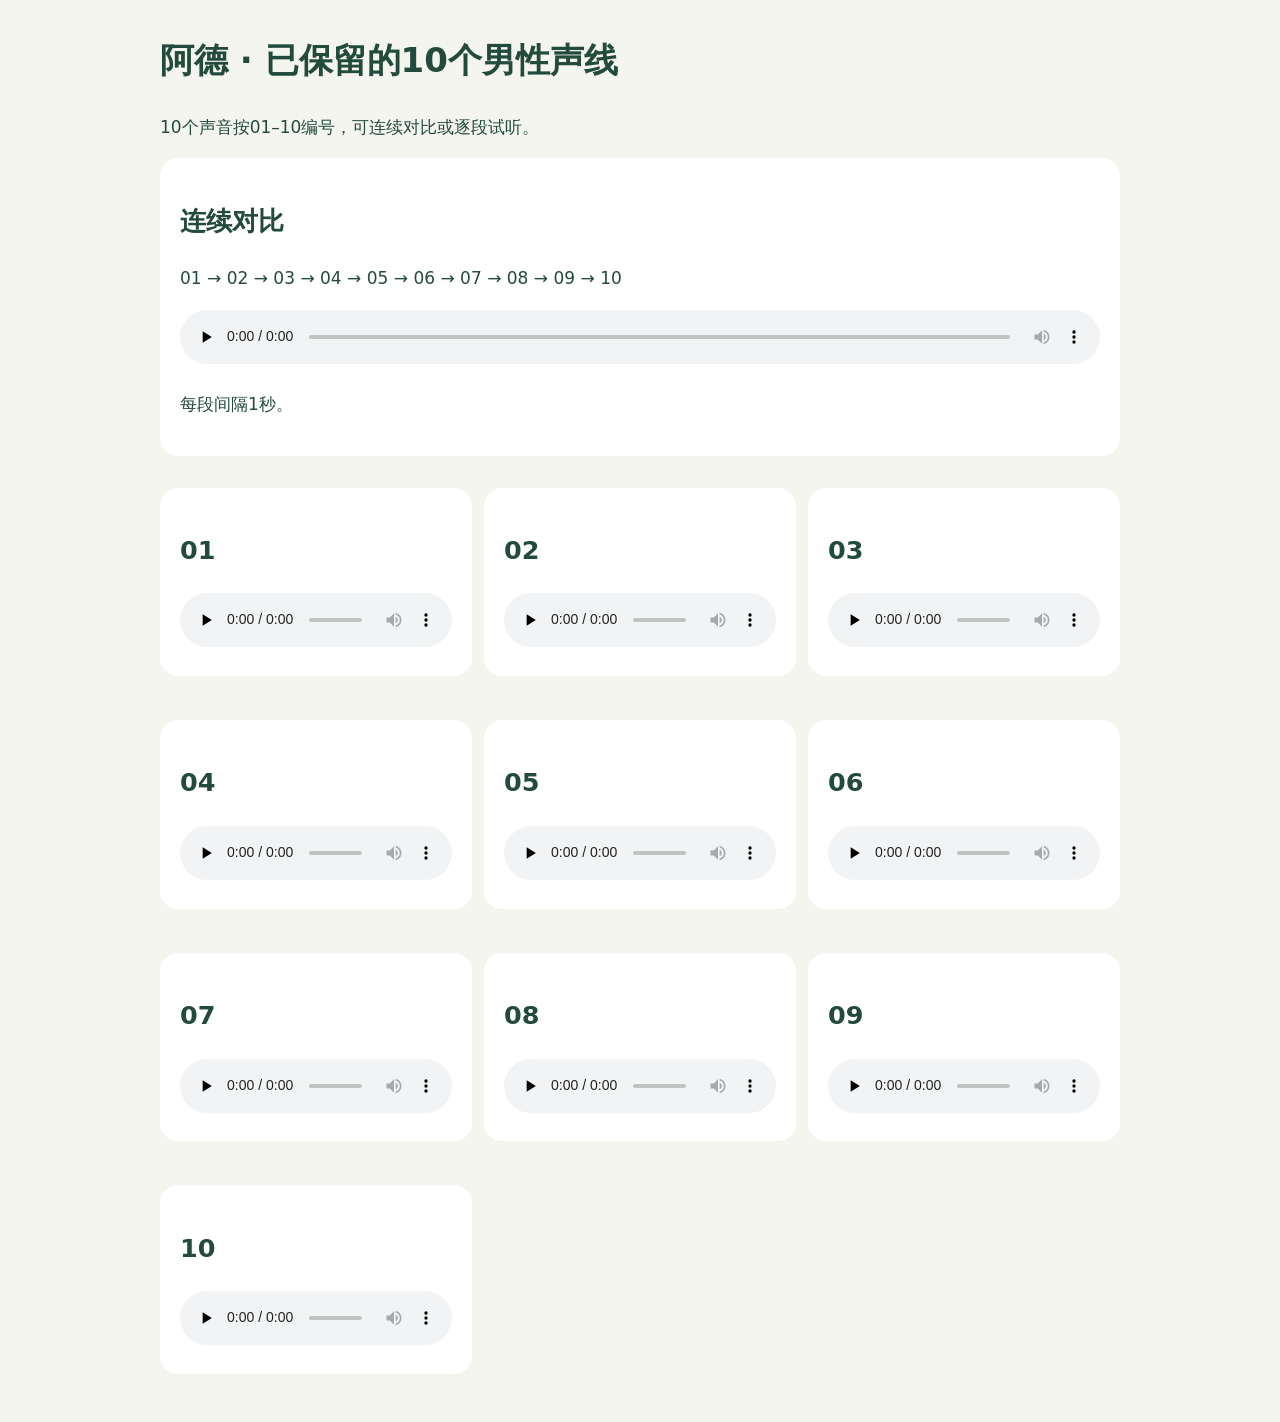
<file: index.html>
<!doctype html>
<html lang="zh-CN">
<meta charset="utf-8">
<meta name="viewport" content="width=device-width,initial-scale=1">
<meta http-equiv="refresh" content="0;url=auditions/20261118-under20/selected10/index.html">
<title>阿德声音试听</title>
<p><a href="auditions/20261118-under20/selected10/index.html">打开阿德01–10声音试听</a></p>
</html>
</file>
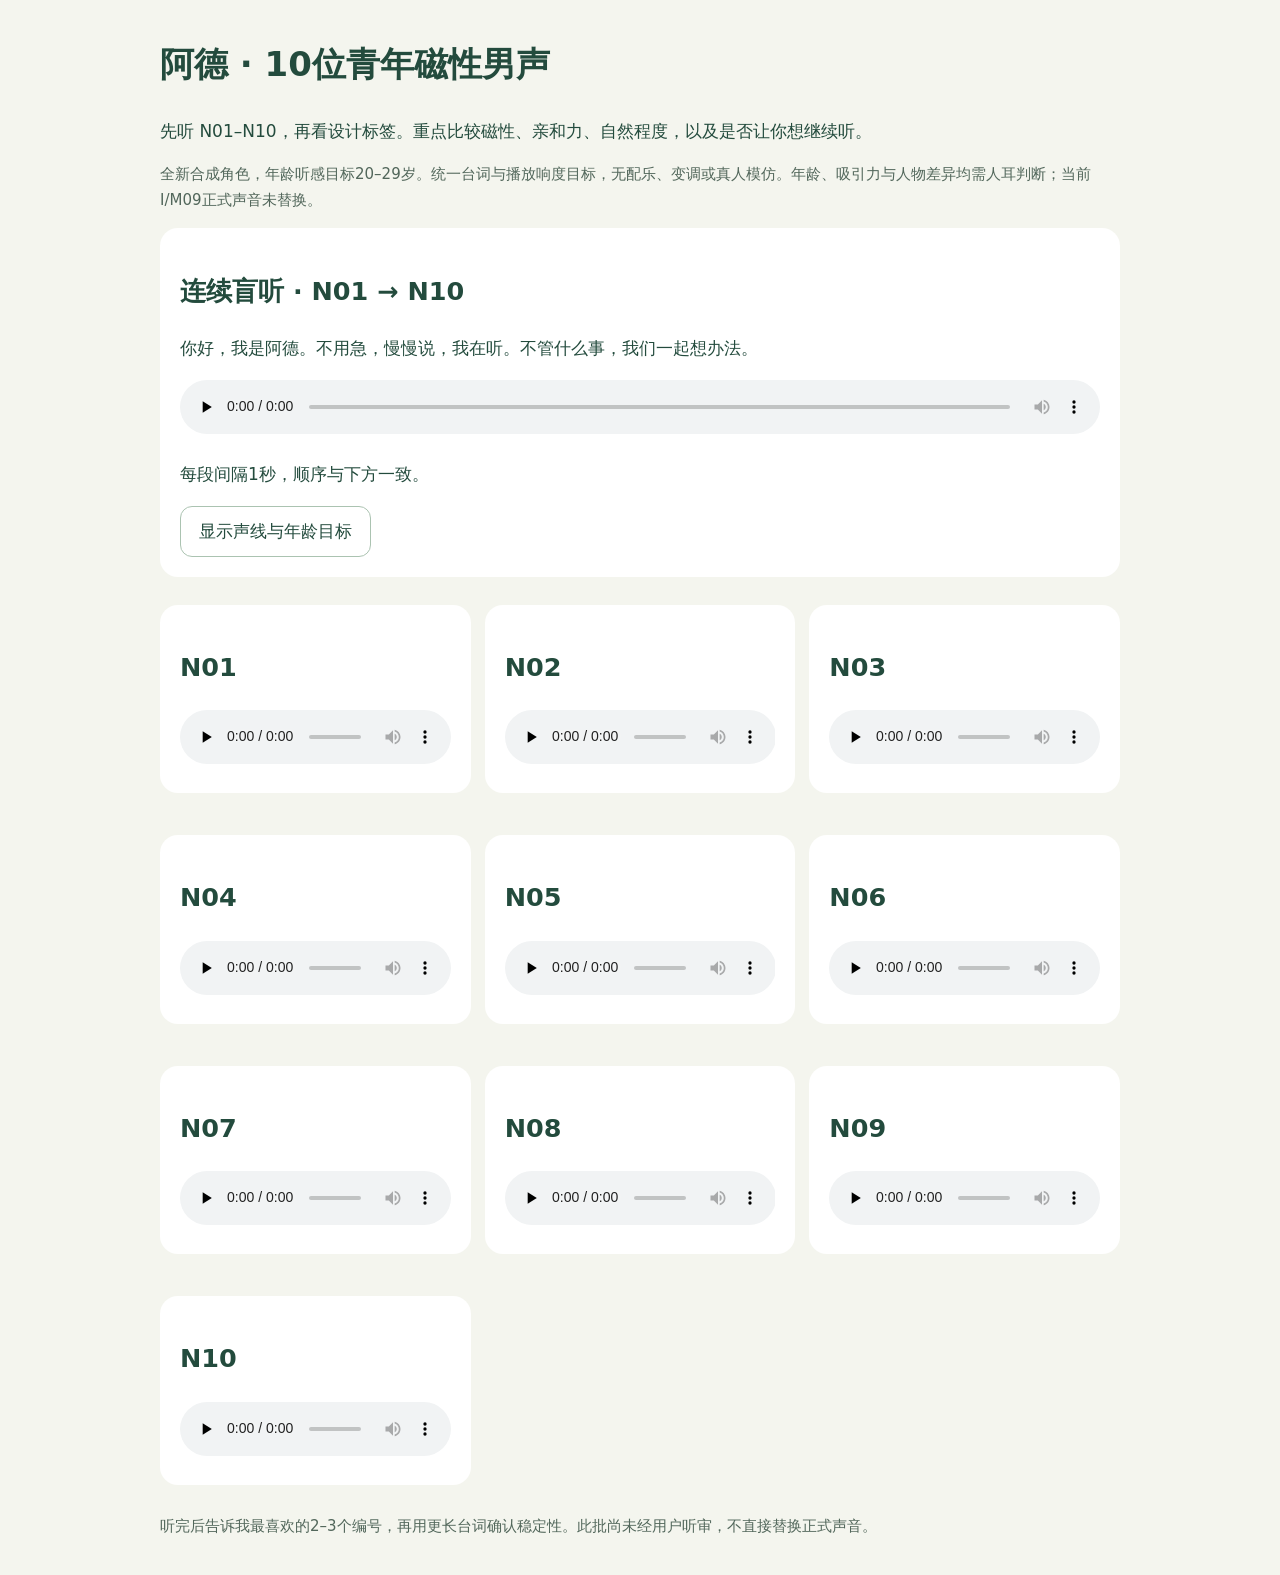
<file: auditions/20261116-young-men/index.html>
<!doctype html><html lang="zh-CN"><meta charset="utf-8"><meta name="viewport" content="width=device-width,initial-scale=1"><title>阿德 · 10位青年磁性男声试听</title><style>body{font:17px/1.7 system-ui;max-width:960px;margin:36px auto;padding:0 20px;background:#f4f5ee;color:#234b3d}article,.compare{padding:20px;background:white;border-radius:18px;margin:14px 0}.grid{display:grid;grid-template-columns:repeat(auto-fit,minmax(260px,1fr));gap:14px}audio{width:100%}button{font:inherit;padding:10px 18px;border-radius:12px;border:1px solid #abc3b1;background:white;color:inherit}.note{font-size:15px;color:#52675b}[hidden]{display:none!important}</style><h1>阿德 · 10位青年磁性男声</h1><p>先听 N01–N10，再看设计标签。重点比较磁性、亲和力、自然程度，以及是否让你想继续听。</p><p class="note">全新合成角色，年龄听感目标20–29岁。统一台词与播放响度目标，无配乐、变调或真人模仿。年龄、吸引力与人物差异均需人耳判断；当前I/M09正式声音未替换。</p><section class="compare"><h2>连续盲听 · N01 → N10</h2><p>你好，我是阿德。不用急，慢慢说，我在听。不管什么事，我们一起想办法。</p><audio controls preload="none" src="N01-N10-comparison.wav"></audio><p>每段间隔1秒，顺序与下方一致。</p><button id="reveal">显示声线与年龄目标</button></section><div class="grid"><article><h2>N01</h2><p class="identity" hidden>暖磁陪伴 · 目标 24–26 岁</p><audio controls preload="none" src="audio/N01.wav"></audio></article><article><h2>N02</h2><p class="identity" hidden>清朗磁性 · 目标 20–22 岁</p><audio controls preload="none" src="audio/N02.wav"></audio></article><article><h2>N03</h2><p class="identity" hidden>微沙低醇 · 目标 27–29 岁</p><audio controls preload="none" src="audio/N03.wav"></audio></article><article><h2>N04</h2><p class="identity" hidden>温柔学长 · 目标 22–24 岁</p><audio controls preload="none" src="audio/N04.wav"></audio></article><article><h2>N05</h2><p class="identity" hidden>阳光厚声 · 目标 23–25 岁</p><audio controls preload="none" src="audio/N05.wav"></audio></article><article><h2>N06</h2><p class="identity" hidden>低柔耳语感 · 目标 25–27 岁</p><audio controls preload="none" src="audio/N06.wav"></audio></article><article><h2>N07</h2><p class="identity" hidden>知性清醇 · 目标 26–28 岁</p><audio controls preload="none" src="audio/N07.wav"></audio></article><article><h2>N08</h2><p class="identity" hidden>慵懒松弛 · 目标 24–26 岁</p><audio controls preload="none" src="audio/N08.wav"></audio></article><article><h2>N09</h2><p class="identity" hidden>清冽温暖 · 目标 21–23 岁</p><audio controls preload="none" src="audio/N09.wav"></audio></article><article><h2>N10</h2><p class="identity" hidden>沉稳亲和 · 目标 28–29 岁</p><audio controls preload="none" src="audio/N10.wav"></audio></article></div><p class="note">听完后告诉我最喜欢的2–3个编号，再用更长台词确认稳定性。此批尚未经用户听审，不直接替换正式声音。</p><script>document.querySelectorAll('audio').forEach(a=>a.addEventListener('play',()=>document.querySelectorAll('audio').forEach(b=>{if(a!==b)b.pause()})));let revealed=false;document.querySelector('#reveal').onclick=()=>{revealed=!revealed;document.querySelectorAll('.identity').forEach(e=>e.hidden=!revealed);document.querySelector('#reveal').textContent=revealed?'隐藏设计标签':'显示声线与年龄目标'};</script></html>
</file>
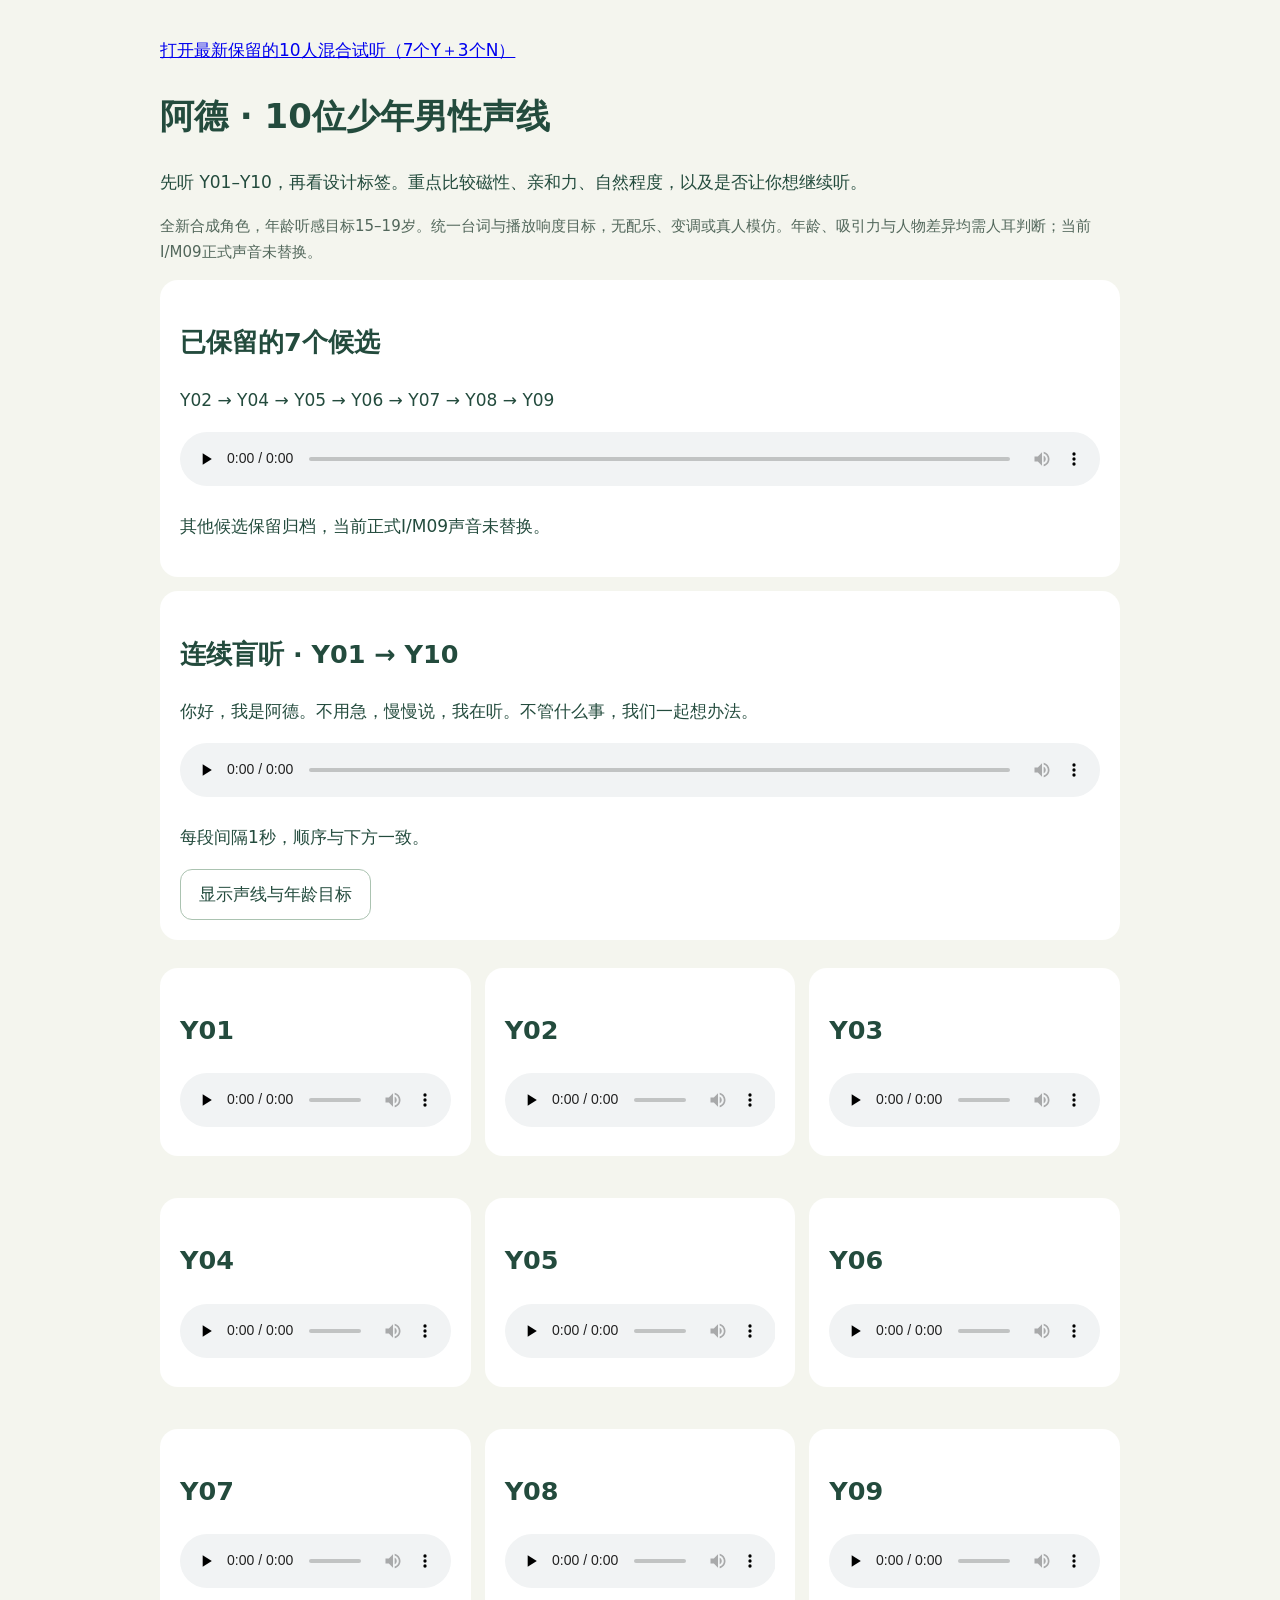
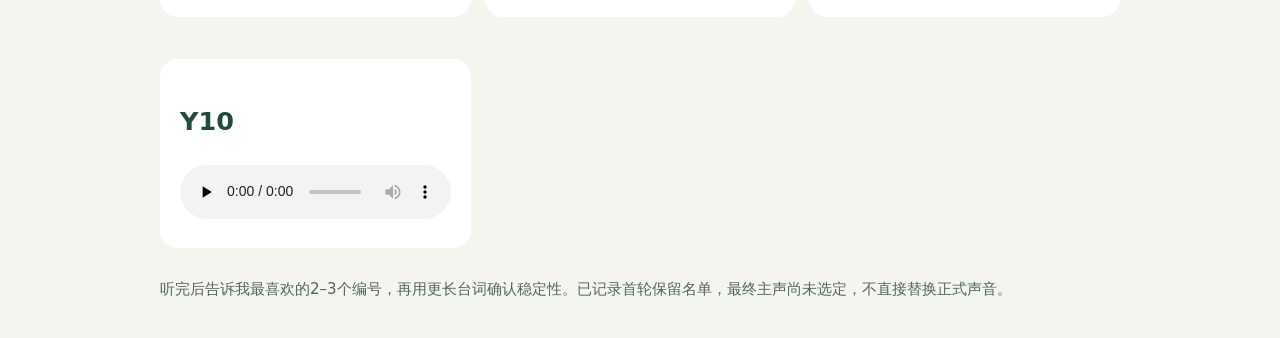
<file: auditions/20261118-under20/index.html>
<!doctype html><html lang="zh-CN"><meta charset="utf-8"><meta name="viewport" content="width=device-width,initial-scale=1"><title>阿德 · 10位少年男性声线试听</title><style>body{font:17px/1.7 system-ui;max-width:960px;margin:36px auto;padding:0 20px;background:#f4f5ee;color:#234b3d}article,.compare{padding:20px;background:white;border-radius:18px;margin:14px 0}.grid{display:grid;grid-template-columns:repeat(auto-fit,minmax(260px,1fr));gap:14px}audio{width:100%}button{font:inherit;padding:10px 18px;border-radius:12px;border:1px solid #abc3b1;background:white;color:inherit}.note{font-size:15px;color:#52675b}[hidden]{display:none!important}</style><p><a href="selected10/index.html">打开最新保留的10人混合试听（7个Y＋3个N）</a></p><h1>阿德 · 10位少年男性声线</h1><p>先听 Y01–Y10，再看设计标签。重点比较磁性、亲和力、自然程度，以及是否让你想继续听。</p><p class="note">全新合成角色，年龄听感目标15–19岁。统一台词与播放响度目标，无配乐、变调或真人模仿。年龄、吸引力与人物差异均需人耳判断；当前I/M09正式声音未替换。</p><section class="compare"><h2>已保留的7个候选</h2><p>Y02 → Y04 → Y05 → Y06 → Y07 → Y08 → Y09</p><audio controls preload="none" src="Y-shortlist-comparison.wav"></audio><p>其他候选保留归档，当前正式I/M09声音未替换。</p></section><section class="compare"><h2>连续盲听 · Y01 → Y10</h2><p>你好，我是阿德。不用急，慢慢说，我在听。不管什么事，我们一起想办法。</p><audio controls preload="none" src="Y01-Y10-comparison.wav"></audio><p>每段间隔1秒，顺序与下方一致。</p><button id="reveal">显示声线与年龄目标</button></section><div class="grid"><article><h2>Y01</h2><p class="identity" hidden>清澈少年 · 目标 15–16 岁</p><audio controls preload="none" src="audio/Y01.wav"></audio></article><article><h2>Y02</h2><p class="identity" hidden>温润学长 · 目标 18–19 岁</p><audio controls preload="none" src="audio/Y02.wav"></audio></article><article><h2>Y03</h2><p class="identity" hidden>低柔少年 · 目标 17–18 岁</p><audio controls preload="none" src="audio/Y03.wav"></audio></article><article><h2>Y04</h2><p class="identity" hidden>阳光元气 · 目标 16–17 岁</p><audio controls preload="none" src="audio/Y04.wav"></audio></article><article><h2>Y05</h2><p class="identity" hidden>轻沙少年 · 目标 18–19 岁</p><audio controls preload="none" src="audio/Y05.wav"></audio></article><article><h2>Y06</h2><p class="identity" hidden>清冷温柔 · 目标 17–18 岁</p><audio controls preload="none" src="audio/Y06.wav"></audio></article><article><h2>Y07</h2><p class="identity" hidden>明亮亲切 · 目标 15–16 岁</p><audio controls preload="none" src="audio/Y07.wav"></audio></article><article><h2>Y08</h2><p class="identity" hidden>沉静少年 · 目标 18–19 岁</p><audio controls preload="none" src="audio/Y08.wav"></audio></article><article><h2>Y09</h2><p class="identity" hidden>爽朗少年 · 目标 16–17 岁</p><audio controls preload="none" src="audio/Y09.wav"></audio></article><article><h2>Y10</h2><p class="identity" hidden>暖厚年轻 · 目标 19 岁</p><audio controls preload="none" src="audio/Y10.wav"></audio></article></div><p class="note">听完后告诉我最喜欢的2–3个编号，再用更长台词确认稳定性。已记录首轮保留名单，最终主声尚未选定，不直接替换正式声音。</p><script>document.querySelectorAll('audio').forEach(a=>a.addEventListener('play',()=>document.querySelectorAll('audio').forEach(b=>{if(a!==b)b.pause()})));let revealed=false;document.querySelector('#reveal').onclick=()=>{revealed=!revealed;document.querySelectorAll('.identity').forEach(e=>e.hidden=!revealed);document.querySelector('#reveal').textContent=revealed?'隐藏设计标签':'显示声线与年龄目标'};</script></html>
</file>
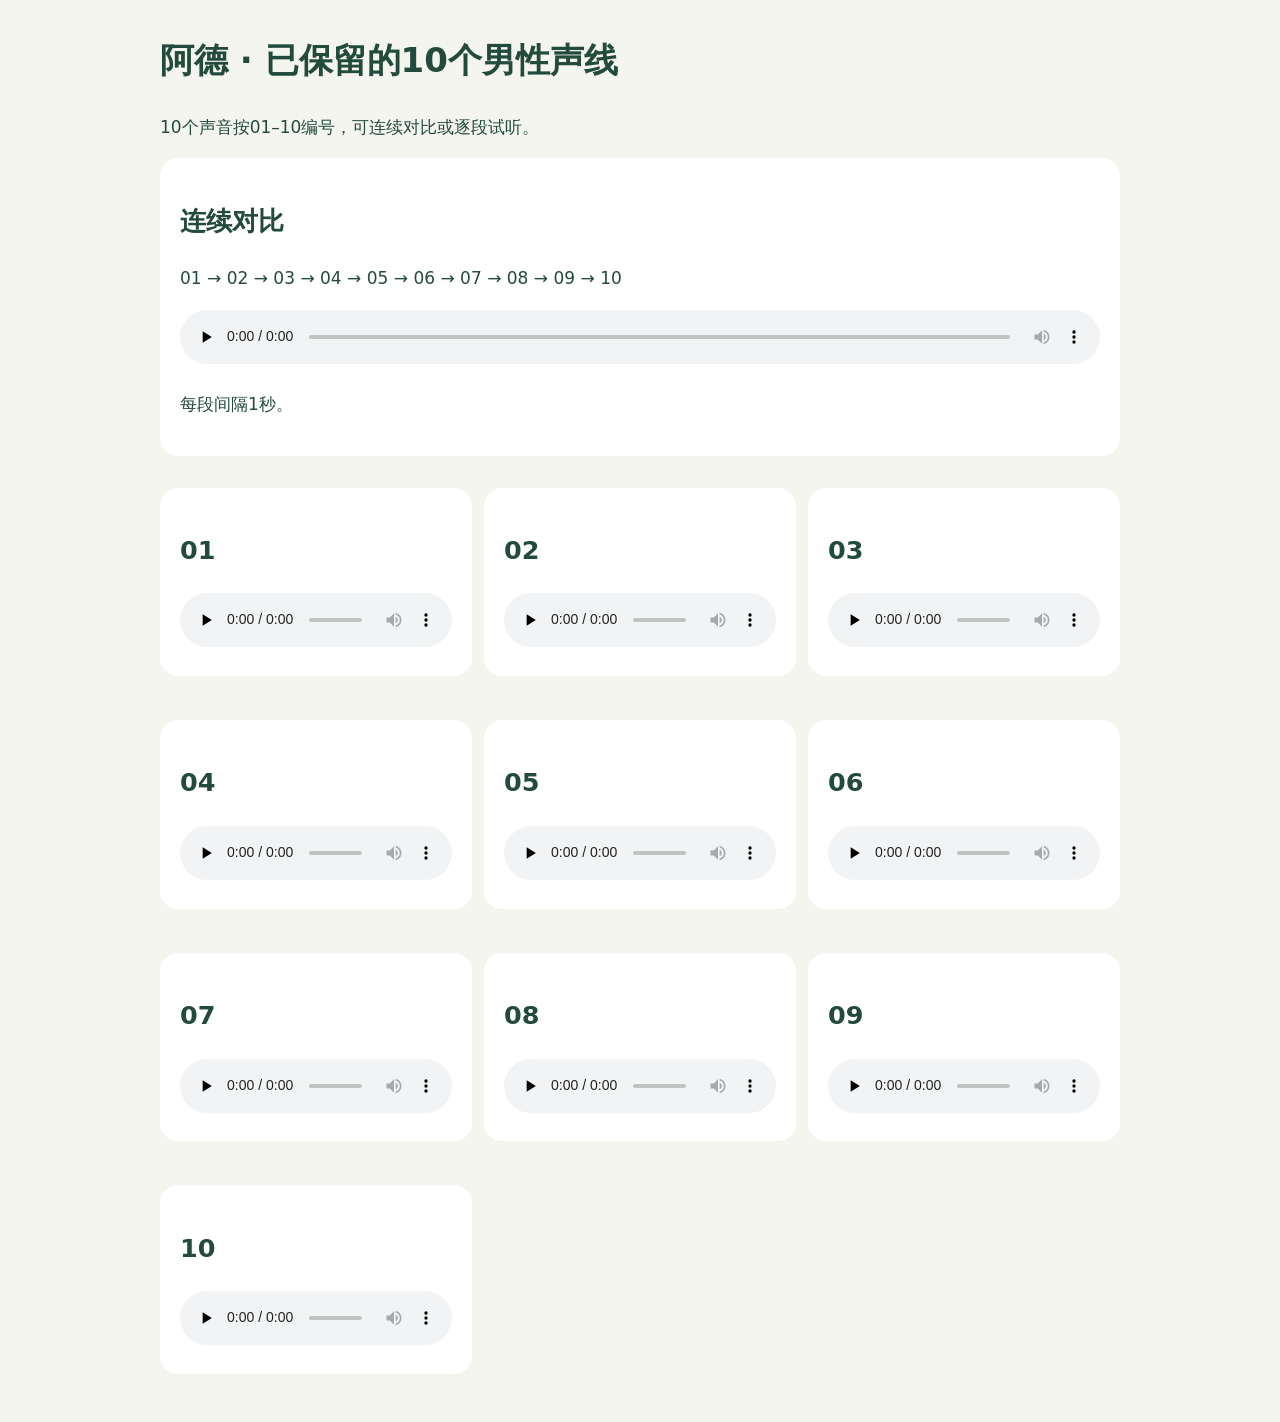
<file: auditions/20261118-under20/selected10/index.html>
<!doctype html><html lang="zh-CN"><meta charset="utf-8"><meta name="viewport" content="width=device-width,initial-scale=1"><title>阿德 · 保留的10个男性声线</title><style>body{font:17px/1.7 system-ui;max-width:960px;margin:32px auto;padding:0 20px;background:#f4f5ee;color:#234b3d}article,section{background:white;border-radius:18px;padding:20px;margin:16px 0}.grid{display:grid;grid-template-columns:repeat(auto-fit,minmax(260px,1fr));gap:12px}audio{width:100%}</style><h1>阿德 · 已保留的10个男性声线</h1><p>10个声音按01–10编号，可连续对比或逐段试听。</p><section><h2>连续对比</h2><p>01 → 02 → 03 → 04 → 05 → 06 → 07 → 08 → 09 → 10</p><audio controls preload="none" src="selected10-comparison.wav"></audio><p>每段间隔1秒。</p></section><div class="grid"><article><h2>01</h2><audio aria-label="声线01" controls preload="none" src="audio/01.wav"></audio></article><article><h2>02</h2><audio aria-label="声线02" controls preload="none" src="audio/02.wav"></audio></article><article><h2>03</h2><audio aria-label="声线03" controls preload="none" src="audio/03.wav"></audio></article><article><h2>04</h2><audio aria-label="声线04" controls preload="none" src="audio/04.wav"></audio></article><article><h2>05</h2><audio aria-label="声线05" controls preload="none" src="audio/05.wav"></audio></article><article><h2>06</h2><audio aria-label="声线06" controls preload="none" src="audio/06.wav"></audio></article><article><h2>07</h2><audio aria-label="声线07" controls preload="none" src="audio/07.wav"></audio></article><article><h2>08</h2><audio aria-label="声线08" controls preload="none" src="audio/08.wav"></audio></article><article><h2>09</h2><audio aria-label="声线09" controls preload="none" src="audio/09.wav"></audio></article><article><h2>10</h2><audio aria-label="声线10" controls preload="none" src="audio/10.wav"></audio></article></div><script>document.querySelectorAll('audio').forEach(a=>a.addEventListener('play',()=>document.querySelectorAll('audio').forEach(b=>{if(a!==b)b.pause()})));</script></html>
</file>
